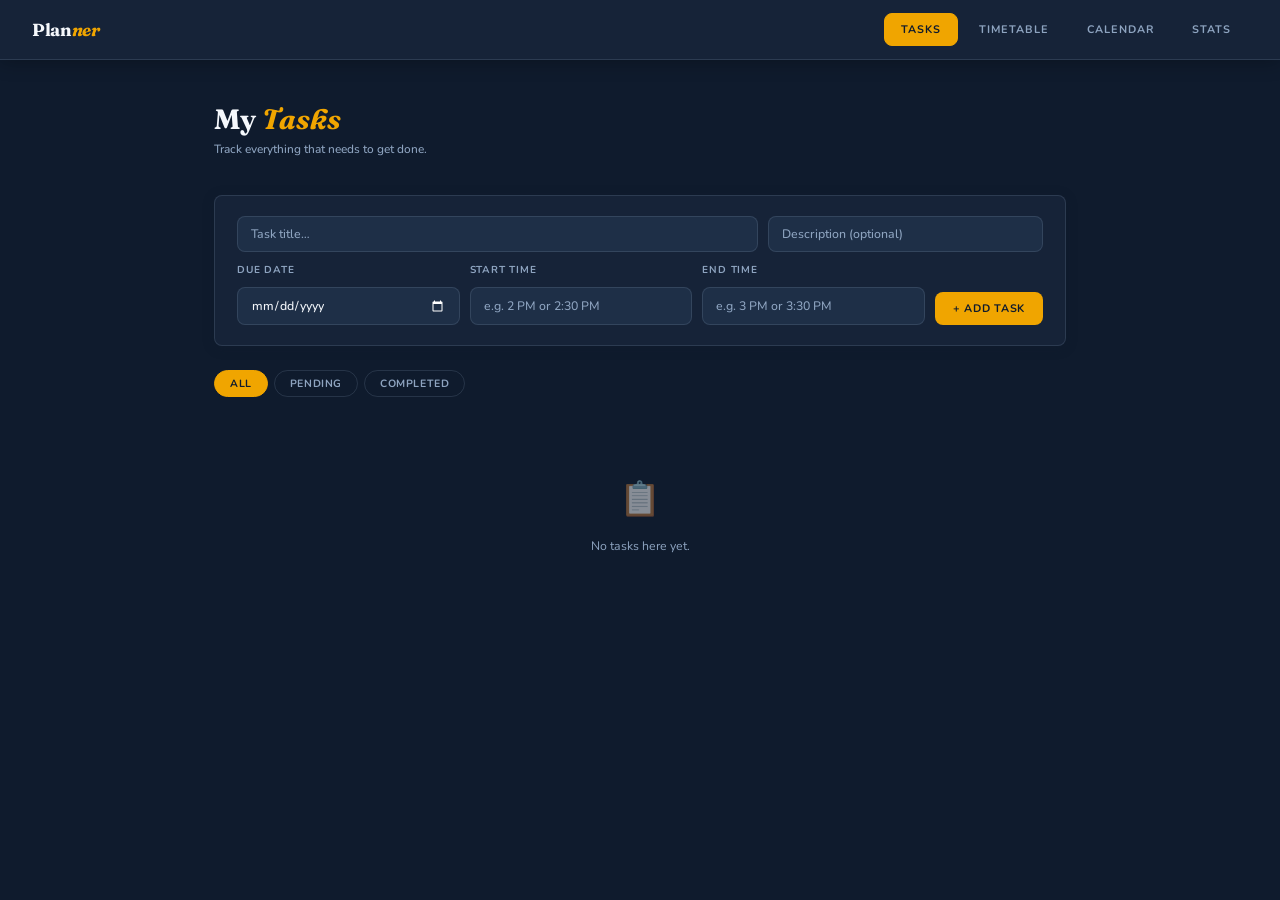
<file: index.html>
<!DOCTYPE html>
<html lang="en">

<head>
    <meta charset="UTF-8">
    <meta name="viewport" content="width=device-width, initial-scale=1.0">
    <title>Planner — Tasks</title>
    <link rel="stylesheet" href="static/style.css">
</head>

<body>

    <nav>
        <a class="nav-brand" href="/">Plan<em>ner</em></a>
        <div class="nav-links">
            <a class="nav-link active" href="index.html">Tasks</a>
            <a class="nav-link" href="timetable.html">Timetable</a>
            <a class="nav-link" href="calendar.html">Calendar</a>
            <a class="nav-link" href="stats.html">Stats</a>
        </div>
    </nav>

    <div class="page">

        <div class="page-header">
            <h1 class="page-title">My <em>Tasks</em></h1>
            <p class="page-sub">Track everything that needs to get done.</p>
        </div>

        <form class="add-form" id="add-form">

            <div class="form-row">
                <input id="f-title" class="form-input" type="text" placeholder="Task title…" required maxlength="120"
                    style="flex:2">
                <input id="f-desc" class="form-input" type="text" placeholder="Description (optional)">
            </div>

            <div class="form-row">

                <div style="display:flex;flex-direction:column;gap:4px;flex:1;min-width:140px">
                    <label class="form-label">Due Date</label>
                    <input id="f-due" class="form-input" type="date">
                </div>

                <div style="display:flex;flex-direction:column;gap:4px;flex:1;min-width:140px">
                    <label class="form-label">Start Time</label>
                    <input id="f-start" class="form-input" type="text" placeholder="e.g. 2 PM or 2:30 PM">
                </div>

                <div style="display:flex;flex-direction:column;gap:4px;flex:1;min-width:140px">
                    <label class="form-label">End Time</label>
                    <input id="f-end" class="form-input" type="text" placeholder="e.g. 3 PM or 3:30 PM">
                </div>

                <div style="display:flex;align-items:flex-end">
                    <button type="submit" class="btn btn-primary">+ Add Task</button>
                </div>

            </div>

        </form>

        <div class="filters">
            <button class="filter-btn active" data-filter="all">All</button>
            <button class="filter-btn" data-filter="pending">Pending</button>
            <button class="filter-btn" data-filter="completed">Completed</button>
        </div>

        <div id="task-list"></div>

    </div>

    <div id="toast"></div>
    <!-- db.js must load before script.js -->
    <script src="static/db.js"></script>
    <script src="static/script.js"></script>

</body>

</html>
</file>
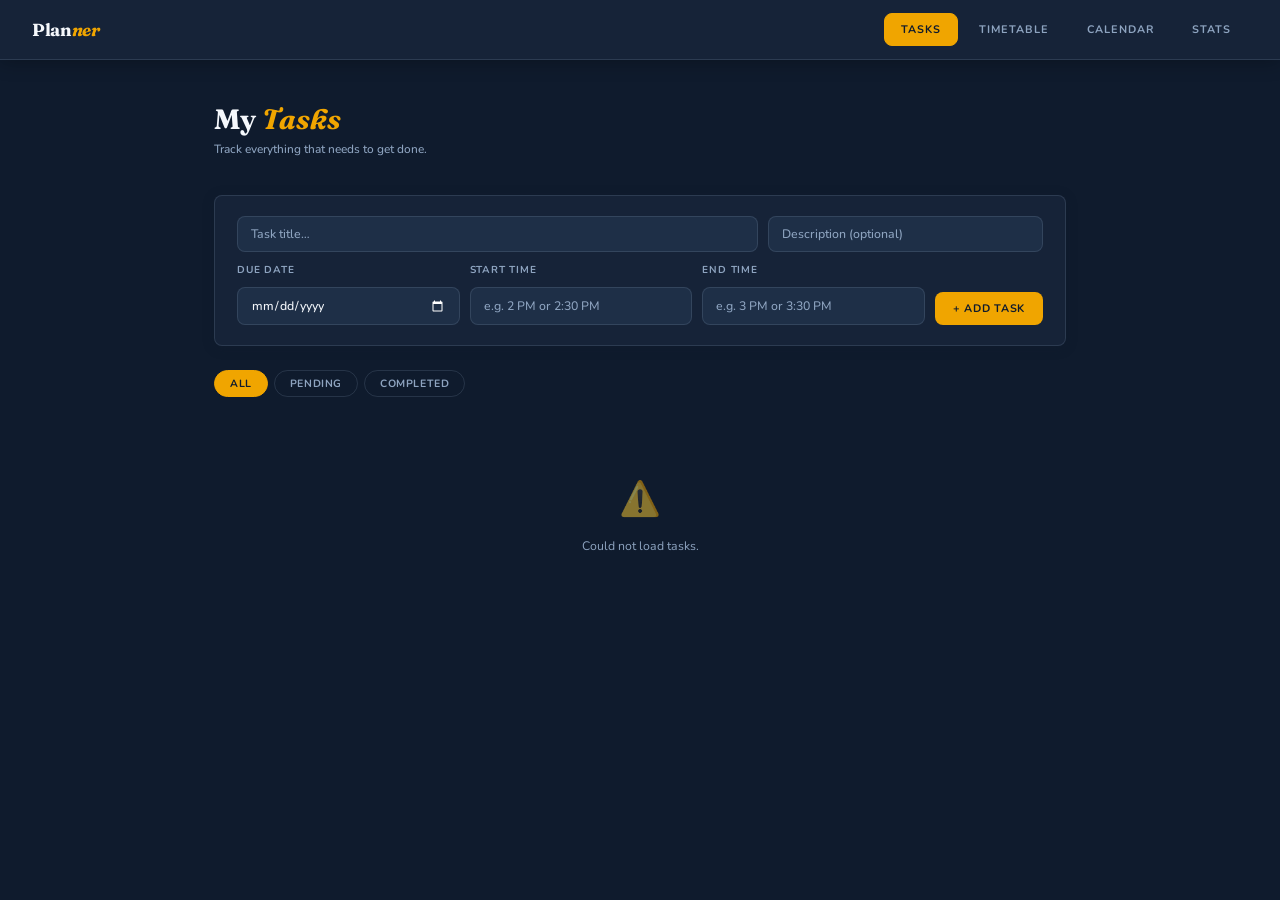
<file: templates/index.html>
<!DOCTYPE html>
<html lang="en">

<head>
    <meta charset="UTF-8">
    <meta name="viewport" content="width=device-width, initial-scale=1.0">
    <title>Planner — Tasks</title>
    <link rel="stylesheet" href="/static/style.css">
</head>

<body>

    <nav>
        <a class="nav-brand" href="/">Plan<em>ner</em></a>

        <div class="nav-links">
            <a class="nav-link active" href="/">Tasks</a>
            <a class="nav-link" href="/timetable">Timetable</a>
            <a class="nav-link" href="/calendar">Calendar</a>
            <a class="nav-link" href="/stats">Stats</a>
        </div>
    </nav>


    <div class="page">

        <div class="page-header">
            <h1 class="page-title">My <em>Tasks</em></h1>
            <p class="page-sub">Track everything that needs to get done.</p>
        </div>


        <form class="add-form" id="add-form">

            <div class="form-row">

                <input id="f-title" class="form-input" type="text" placeholder="Task title…" required maxlength="120"
                    style="flex:2">

                <input id="f-desc" class="form-input" type="text" placeholder="Description (optional)">

            </div>


            <div class="form-row">

                <!-- DUE DATE -->
                <div style="display:flex;flex-direction:column;gap:4px;flex:1;min-width:140px">
                    <label class="form-label">Due Date</label>
                    <input id="f-due" class="form-input" type="date">
                </div>


                <!-- START TIME -->
                <div style="display:flex;flex-direction:column;gap:4px;flex:1;min-width:140px">

                    <label class="form-label">Start Time</label>

                    <input id="f-start" class="form-input" type="text" placeholder="e.g. 2 PM or 2:30 PM">

                </div>


                <!-- END TIME -->
                <div style="display:flex;flex-direction:column;gap:4px;flex:1;min-width:140px">

                    <label class="form-label">End Time</label>

                    <input id="f-end" class="form-input" type="text" placeholder="e.g. 3 PM or 3:30 PM">

                </div>


                <div style="display:flex;align-items:flex-end">

                    <button type="submit" class="btn btn-primary">
                        + Add Task
                    </button>

                </div>

            </div>

        </form>



        <div class="filters">

            <button class="filter-btn active" data-filter="all">
                All
            </button>

            <button class="filter-btn" data-filter="pending">
                Pending
            </button>

            <button class="filter-btn" data-filter="completed">
                Completed
            </button>

        </div>


        <div id="task-list"></div>

    </div>


    <div id="toast"></div>

    <script src="/static/script.js"></script>

</body>

</html>
</file>
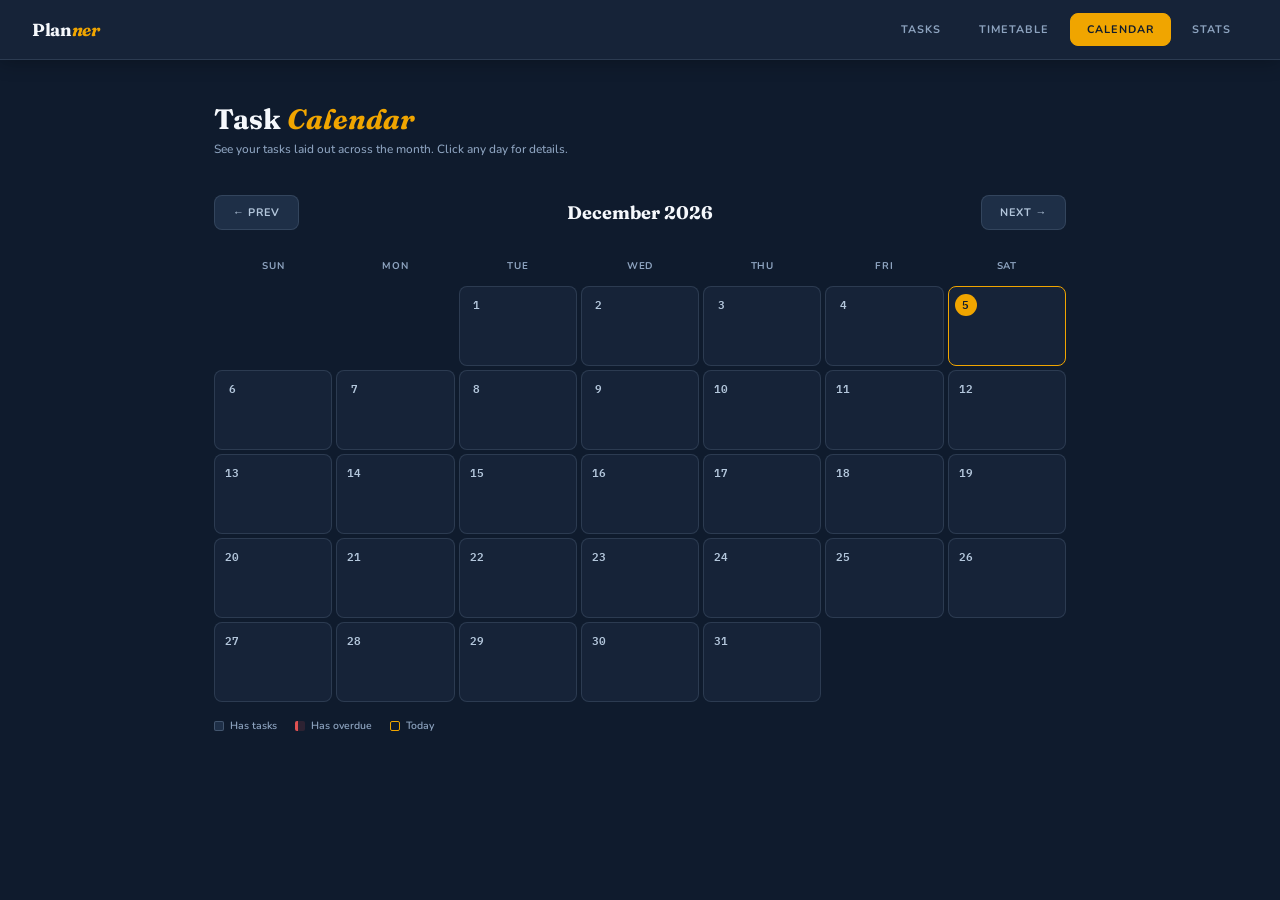
<file: calendar.html>
<!DOCTYPE html>
<html lang="en">

<head>
    <meta charset="UTF-8">
    <meta name="viewport" content="width=device-width, initial-scale=1.0">
    <title>Planner — Calendar</title>
    <link rel="stylesheet" href="static/style.css">
</head>

<body>

    <nav>
        <a class="nav-brand" href="/">Plan<em>ner</em></a>
        <div class="nav-links">
            <a class="nav-link" href="index.html">Tasks</a>
            <a class="nav-link" href="timetable.html">Timetable</a>
            <a class="nav-link active" href="calendar.html">Calendar</a>
            <a class="nav-link" href="stats.html">Stats</a>
        </div>
    </nav>

    <div class="page">

        <div class="page-header">
            <h1 class="page-title">Task <em>Calendar</em></h1>
            <p class="page-sub">See your tasks laid out across the month. Click any day for details.</p>
        </div>

        <!-- Month navigation -->
        <div class="cal-nav">
            <button class="btn btn-ghost" id="cal-prev">← Prev</button>
            <h2 class="cal-month-title" id="cal-month-title"></h2>
            <button class="btn btn-ghost" id="cal-next">Next →</button>
        </div>

        <!-- Calendar -->
        <div id="cal-day-header" class="cal-header"></div>
        <div id="cal-grid" class="cal-grid"></div>

        <!-- Day detail panel -->
        <div class="day-panel" id="day-panel">
            <div class="day-panel-title"></div>
            <div class="day-task-list"></div>
        </div>

        <!-- Legend -->
        <div class="cal-legend">
            <div class="legend-item">
                <div class="legend-dot" style="background:var(--navy3);border:1px solid var(--border2)"></div>
                Has tasks
            </div>
            <div class="legend-item">
                <div class="legend-dot" style="background:rgba(224,82,82,0.15);border-left:3px solid var(--red)"></div>
                Has overdue
            </div>
            <div class="legend-item">
                <div class="legend-dot" style="background:transparent;border:1px solid var(--amber)"></div>
                Today
            </div>
        </div>

    </div>

    <!-- db.js must load before calendar.js -->
    <script src="static/db.js"></script>
    <script src="static/calendar.js"></script>

</body>

</html>
</file>
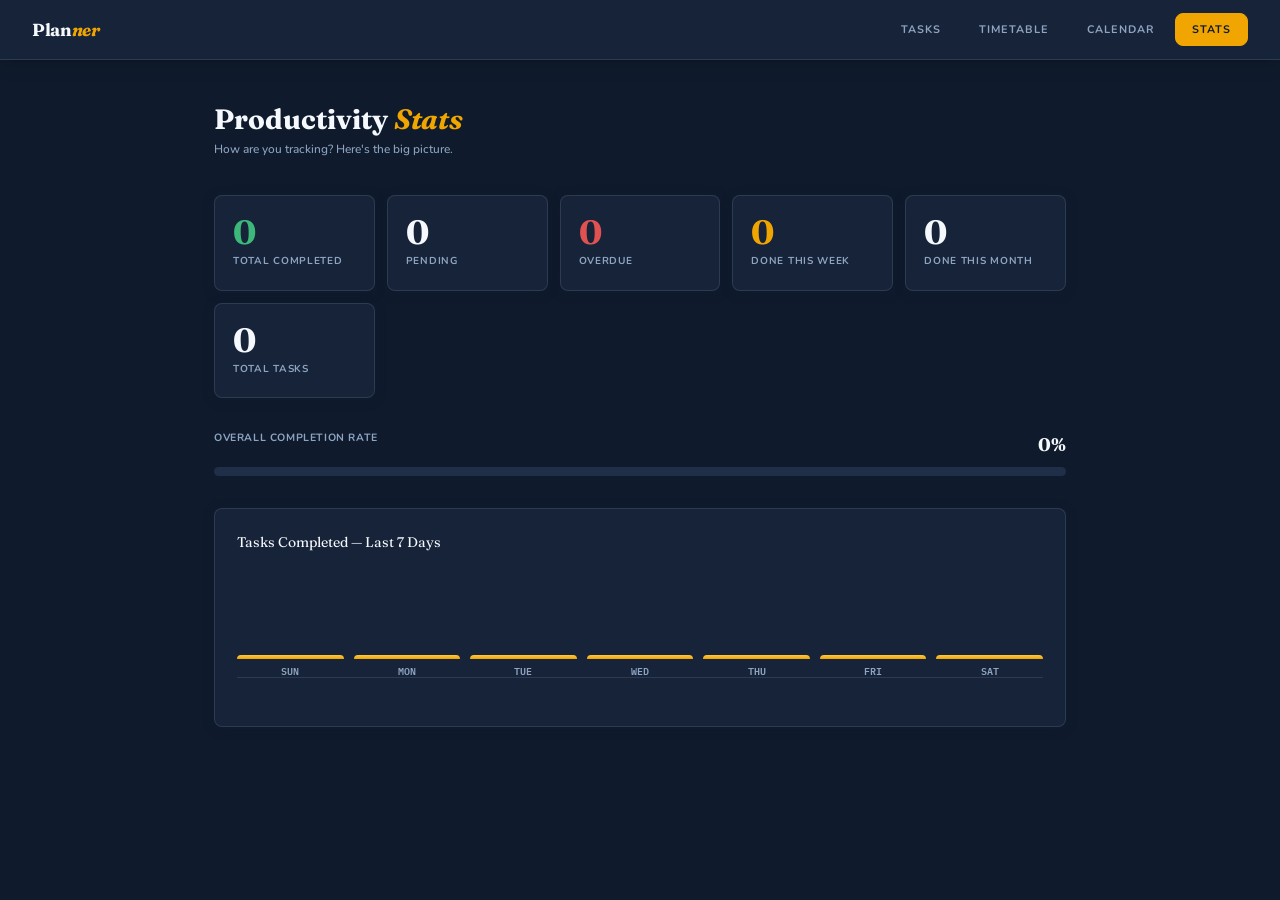
<file: stats.html>
<!DOCTYPE html>
<html lang="en">

<head>
    <meta charset="UTF-8">
    <meta name="viewport" content="width=device-width, initial-scale=1.0">
    <title>Planner — Stats</title>
    <link rel="stylesheet" href="static/style.css">
</head>

<body>

    <nav>
        <a class="nav-brand" href="/">Plan<em>ner</em></a>
        <div class="nav-links">
            <a class="nav-link" href="index.html">Tasks</a>
            <a class="nav-link" href="timetable.html">Timetable</a>
            <a class="nav-link" href="calendar.html">Calendar</a>
            <a class="nav-link active" href="stats.html">Stats</a>
        </div>
    </nav>

    <div class="page">

        <div class="page-header">
            <h1 class="page-title">Productivity <em>Stats</em></h1>
            <p class="page-sub">How are you tracking? Here's the big picture.</p>
        </div>

        <!-- Stat cards -->
        <div class="stats-grid" id="stats-grid"></div>

        <!-- Completion rate bar -->
        <div class="progress-wrap">
            <div class="progress-head">
                <span>Overall Completion Rate</span>
                <strong id="rate-val">0%</strong>
            </div>
            <div class="progress-track">
                <div class="progress-fill" id="rate-fill" style="width:0%"></div>
            </div>
        </div>

        <!-- 7-day bar chart -->
        <div class="chart-section">
            <div class="chart-title">Tasks Completed — Last 7 Days</div>
            <div class="bar-chart" id="bar-chart"></div>
        </div>

    </div>

    <!-- db.js must load before the inline stats script -->
    <script src="static/db.js"></script>
    <script>
        "use strict";

        /* ── Date helpers ────────────────────────────────────── */

        function toLocalISO(date) {
            const y = date.getFullYear();
            const m = String(date.getMonth() + 1).padStart(2, "0");
            const d = String(date.getDate()).padStart(2, "0");
            return `${y}-${m}-${d}`;
        }

        /** Return YYYY-WW  (ISO week number within the local year) */
        function isoWeek(dateStr) {
            const d = new Date(dateStr + "T00:00:00");
            // Thursday in current week decides the year
            d.setDate(d.getDate() + 4 - (d.getDay() || 7));
            const yearStart = new Date(d.getFullYear(), 0, 1);
            const week = Math.ceil(((d - yearStart) / 86400000 + 1) / 7);
            return `${d.getFullYear()}-${String(week).padStart(2, "0")}`;
        }

        function todayISO() { return toLocalISO(new Date()); }
        function monthISO() { return todayISO().slice(0, 7); }   // YYYY-MM
        function weekISO() { return isoWeek(todayISO()); }

        /* ── Calculate stats from task array ─────────────────── */

        function calcStats(tasks) {
            const today = todayISO();
            const week = weekISO();
            const month = monthISO();

            const total = tasks.length;
            const completed = tasks.filter((t) => t.completed).length;
            const pending = total - completed;

            const overdue = tasks.filter(
                (t) => !t.completed && t.due_date && t.due_date < today
            ).length;

            const week_done = tasks.filter(
                (t) => t.completed && t.due_date && isoWeek(t.due_date) === week
            ).length;

            const month_done = tasks.filter(
                (t) => t.completed && t.due_date && t.due_date.slice(0, 7) === month
            ).length;

            const rate = total ? Math.round((completed / total) * 100) : 0;

            /* 7-day daily completion counts */
            const dailyMap = {};
            for (let i = 6; i >= 0; i--) {
                const d = new Date();
                d.setDate(d.getDate() - i);
                dailyMap[toLocalISO(d)] = 0;
            }
            tasks.forEach((t) => {
                if (t.completed && t.due_date && dailyMap.hasOwnProperty(t.due_date)) {
                    dailyMap[t.due_date]++;
                }
            });

            const daily = Object.entries(dailyMap).map(([day, count]) => ({ day, count }));

            return { total, completed, pending, overdue, week_done, month_done, rate, daily };
        }

        /* ── Render ──────────────────────────────────────────── */

        function renderStats(s) {
            /* Stat cards */
            document.getElementById("stats-grid").innerHTML = `
        <div class="stat-card green">
          <div class="stat-val">${s.completed}</div>
          <div class="stat-label">Total Completed</div>
        </div>
        <div class="stat-card">
          <div class="stat-val">${s.pending}</div>
          <div class="stat-label">Pending</div>
        </div>
        <div class="stat-card red">
          <div class="stat-val">${s.overdue}</div>
          <div class="stat-label">Overdue</div>
        </div>
        <div class="stat-card amber">
          <div class="stat-val">${s.week_done}</div>
          <div class="stat-label">Done This Week</div>
        </div>
        <div class="stat-card">
          <div class="stat-val">${s.month_done}</div>
          <div class="stat-label">Done This Month</div>
        </div>
        <div class="stat-card">
          <div class="stat-val">${s.total}</div>
          <div class="stat-label">Total Tasks</div>
        </div>`;

            /* Completion rate bar — animate after paint */
            document.getElementById("rate-val").textContent = s.rate + "%";
            requestAnimationFrame(() =>
                requestAnimationFrame(() => {
                    document.getElementById("rate-fill").style.width = s.rate + "%";
                })
            );

            /* 7-day bar chart */
            const chart = document.getElementById("bar-chart");
            const max = Math.max(...s.daily.map((d) => d.count), 1);
            chart.innerHTML = "";

            s.daily.forEach((d) => {
                const date = new Date(d.day + "T00:00:00");
                const label = date.toLocaleDateString("en-US", { weekday: "short" });
                const h = Math.max(4, (d.count / max) * 110);
                const col = document.createElement("div");
                col.className = "bar-col";
                col.innerHTML = `
          <div class="bar" data-v="${d.count}" style="height:${h}px"></div>
          <div class="bar-label">${label}</div>`;
                chart.appendChild(col);
            });
        }

        /* ── Load from IndexedDB ─────────────────────────────── */

        async function loadStats() {
            try {
                const tasks = await getTasks();
                renderStats(calcStats(tasks));
            } catch (err) {
                console.error("Stats: failed to load tasks:", err);
                document.getElementById("stats-grid").innerHTML =
                    `<p style="color:var(--red);grid-column:1/-1">Could not load statistics.</p>`;
            }
        }

        loadStats();
    </script>

</body>

</html>
</file>
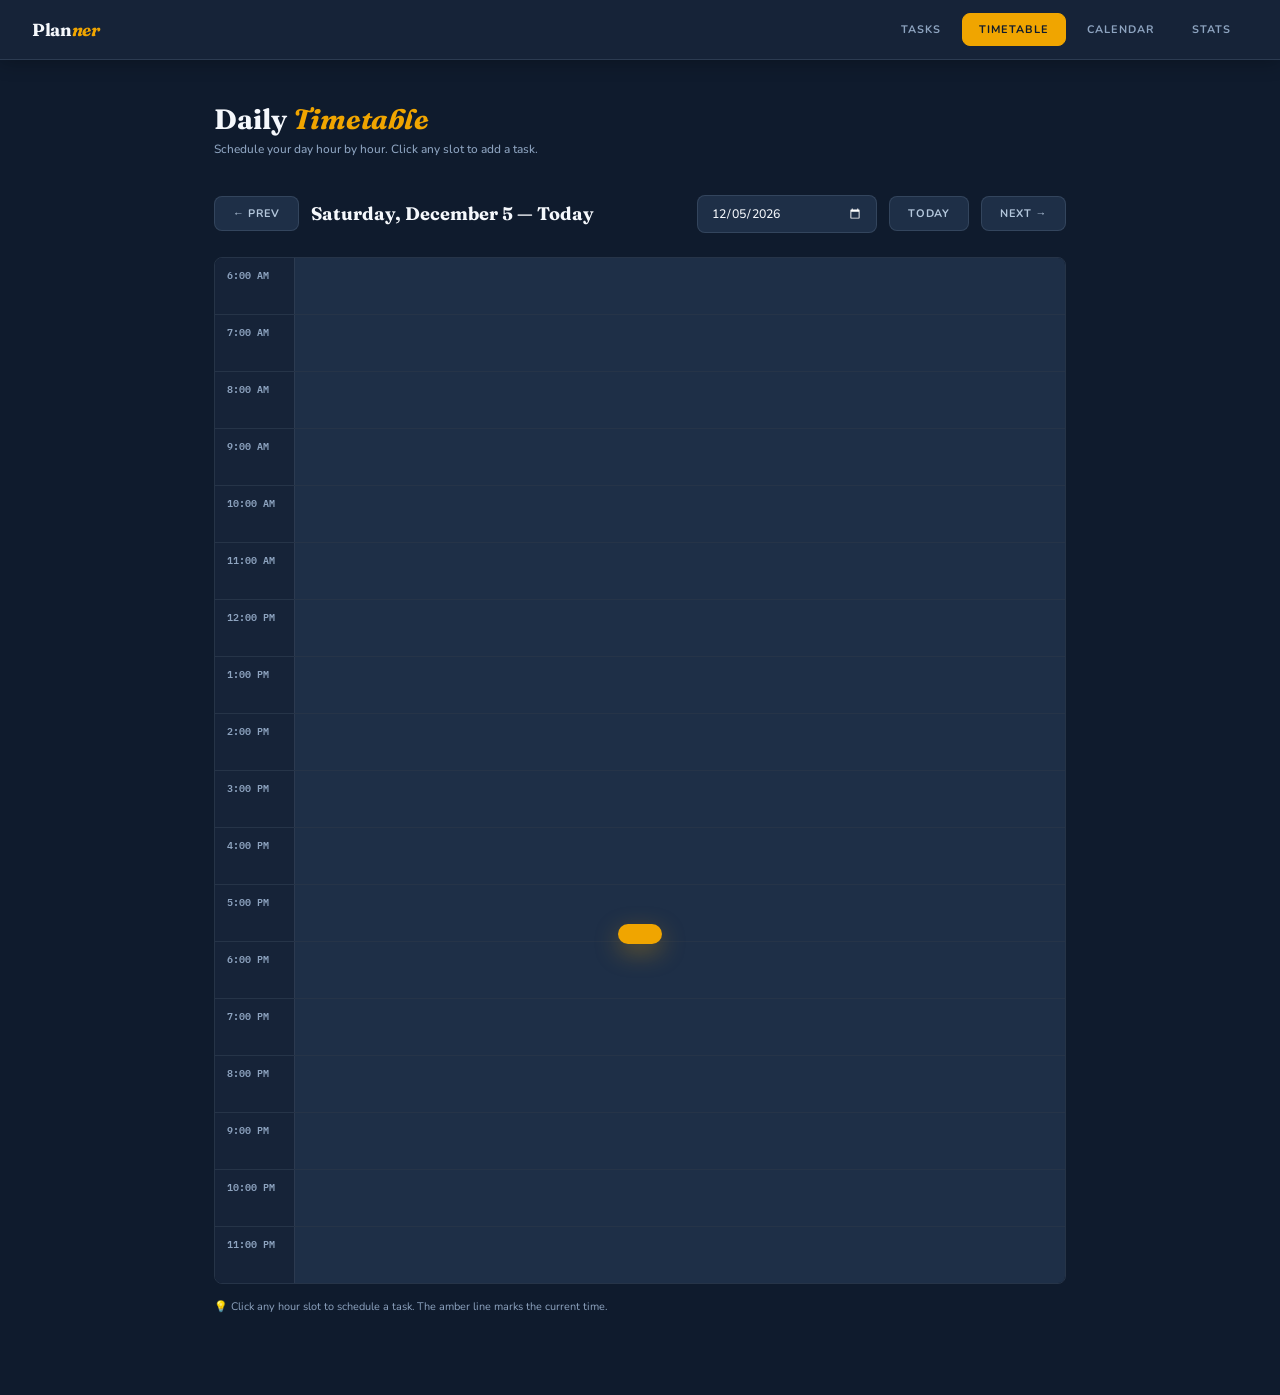
<file: timetable.html>
<!DOCTYPE html>
<html lang="en">

<head>
    <meta charset="UTF-8">
    <meta name="viewport" content="width=device-width, initial-scale=1.0">
    <title>Planner — Timetable</title>
    <link rel="stylesheet" href="static/style.css">
</head>

<body>

    <nav>
        <a class="nav-brand" href="/">Plan<em>ner</em></a>
        <div class="nav-links">
            <a class="nav-link" href="index.html">Tasks</a>
            <a class="nav-link active" href="timetable.html">Timetable</a>
            <a class="nav-link" href="calendar.html">Calendar</a>
            <a class="nav-link" href="stats.html">Stats</a>
        </div>
    </nav>

    <div class="page">

        <div class="page-header">
            <h1 class="page-title">Daily <em>Timetable</em></h1>
            <p class="page-sub">Schedule your day hour by hour. Click any slot to add a task.</p>
        </div>

        <!-- Date navigation -->
        <div class="tt-date-nav">
            <button class="btn btn-ghost" id="tt-prev">← Prev</button>
            <h2 class="tt-date-label" id="tt-date-label"></h2>
            <input type="date" id="tt-date-inp" class="form-input" style="width:auto;max-width:180px">
            <button class="btn btn-ghost" id="tt-today">Today</button>
            <button class="btn btn-ghost" id="tt-next">Next →</button>
        </div>

        <!-- Timetable grid -->
        <div style="position:relative">
            <div class="tt-grid" id="tt-grid"></div>
            <div class="tt-now-line" id="now-line" style="display:none"></div>
        </div>

        <p style="margin-top:14px;font-size:0.78rem;color:var(--slate)">
            💡 Click any hour slot to schedule a task. The amber line marks the current time.
        </p>

    </div>

    <!-- Add Task Modal -->
    <div class="modal-overlay" id="modal-overlay">
        <div class="modal">
            <div class="modal-title">Schedule a Task</div>
            <form id="modal-form">

                <div style="margin-bottom:12px">
                    <label class="form-label">Title *</label>
                    <input id="m-title" class="form-input" type="text" placeholder="What are you working on?" required
                        maxlength="120">
                </div>

                <div style="margin-bottom:12px">
                    <label class="form-label">Description</label>
                    <input id="m-desc" class="form-input" type="text" placeholder="Optional details…">
                </div>

                <div style="display:flex;gap:10px;margin-bottom:12px;flex-wrap:wrap">
                    <div style="flex:1;min-width:120px">
                        <label class="form-label">Date</label>
                        <input id="m-date" class="form-input" type="date">
                    </div>
                    <div style="flex:1;min-width:110px">
                        <label class="form-label">Start Time</label>
                        <input id="m-start" class="form-input" type="time">
                    </div>
                    <div style="flex:1;min-width:110px">
                        <label class="form-label">End Time</label>
                        <input id="m-end" class="form-input" type="time">
                    </div>
                </div>

                <div class="modal-actions">
                    <button type="button" class="btn btn-ghost" id="modal-cancel">Cancel</button>
                    <button type="submit" class="btn btn-primary">Schedule</button>
                </div>

            </form>
        </div>
    </div>

    <div id="toast"></div>
    <!-- db.js must load before timetable.js -->
    <script src="static/db.js"></script>
    <script src="static/timetable.js"></script>

</body>

</html>
</file>
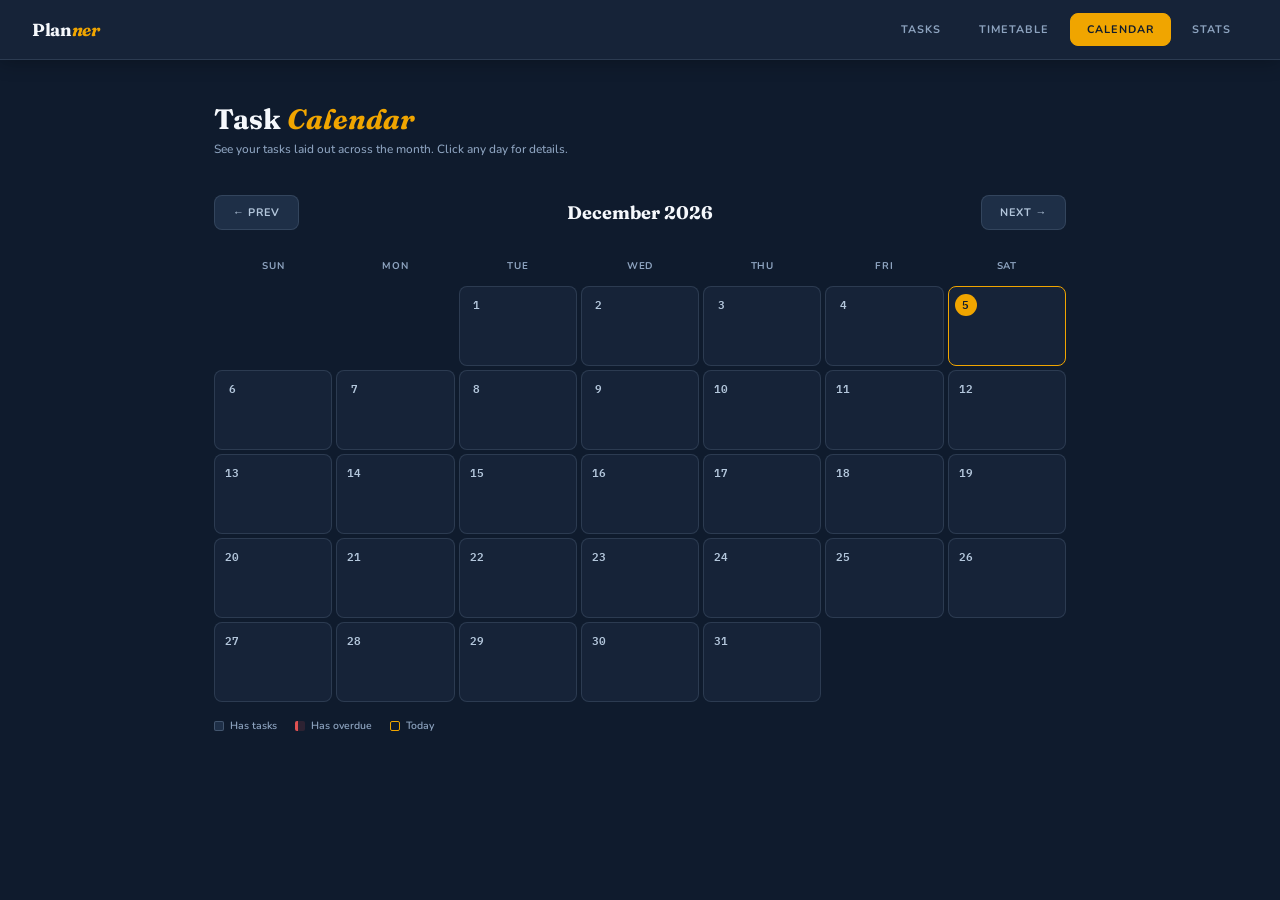
<file: templates/calendar.html>
<!DOCTYPE html>
<html lang="en">

<head>
    <meta charset="UTF-8">
    <meta name="viewport" content="width=device-width, initial-scale=1.0">
    <title>Planner — Calendar</title>
    <link rel="stylesheet" href="/static/style.css">
</head>

<body>

    <nav>
        <a class="nav-brand" href="/">Plan<em>ner</em></a>
        <div class="nav-links">
            <a class="nav-link" href="/">Tasks</a>
            <a class="nav-link" href="/timetable">Timetable</a>
            <a class="nav-link active" href="/calendar">Calendar</a>
            <a class="nav-link" href="/stats">Stats</a>
        </div>
    </nav>

    <div class="page">
        <div class="page-header">
            <h1 class="page-title">Task <em>Calendar</em></h1>
            <p class="page-sub">See your tasks laid out across the month. Click any day for details.</p>
        </div>

        <!-- Month navigation -->
        <div class="cal-nav">
            <button class="btn btn-ghost" id="cal-prev">← Prev</button>
            <h2 class="cal-month-title" id="cal-month-title"></h2>
            <button class="btn btn-ghost" id="cal-next">Next →</button>
        </div>

        <!-- Calendar -->
        <div id="cal-day-header" class="cal-header"></div>
        <div id="cal-grid" class="cal-grid"></div>

        <!-- Day detail panel -->
        <div class="day-panel" id="day-panel">
            <div class="day-panel-title"></div>
            <div class="day-task-list"></div>
        </div>

        <!-- Legend -->
        <div class="cal-legend">
            <div class="legend-item">
                <div class="legend-dot" style="background:var(--navy3);border:1px solid var(--border2)"></div>
                Has tasks
            </div>
            <div class="legend-item">
                <div class="legend-dot" style="background:rgba(224,82,82,0.15);border-left:3px solid var(--red)"></div>
                Has overdue
            </div>
            <div class="legend-item">
                <div class="legend-dot" style="background:transparent;border:1px solid var(--amber)"></div>
                Today
            </div>
        </div>
    </div>

    <script src="/static/calendar.js"></script>
</body>

</html>
</file>
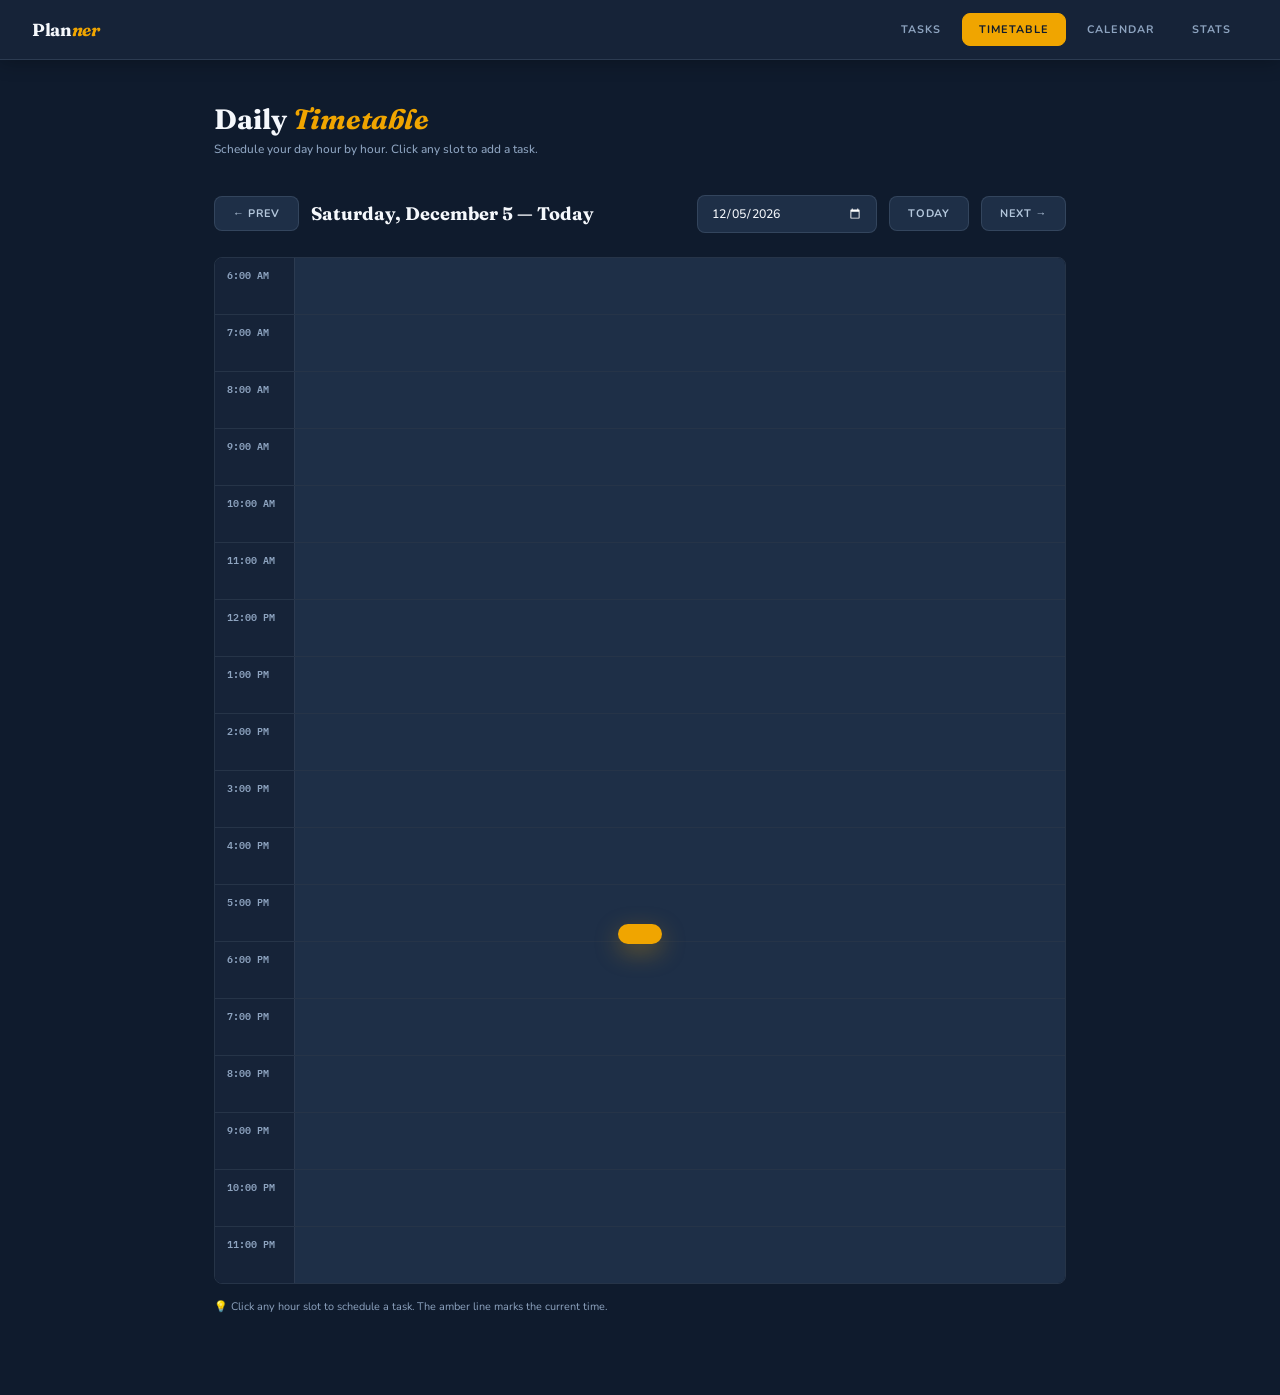
<file: templates/timetable.html>
<!DOCTYPE html>
<html lang="en">

<head>
    <meta charset="UTF-8">
    <meta name="viewport" content="width=device-width, initial-scale=1.0">
    <title>Planner — Timetable</title>
    <link rel="stylesheet" href="/static/style.css">
</head>

<body>

    <nav>
        <a class="nav-brand" href="/">Plan<em>ner</em></a>
        <div class="nav-links">
            <a class="nav-link" href="/">Tasks</a>
            <a class="nav-link active" href="/timetable">Timetable</a>
            <a class="nav-link" href="/calendar">Calendar</a>
            <a class="nav-link" href="/stats">Stats</a>
        </div>
    </nav>

    <div class="page">
        <div class="page-header">
            <h1 class="page-title">Daily <em>Timetable</em></h1>
            <p class="page-sub">Schedule your day hour by hour. Click any slot to add a task.</p>
        </div>

        <!-- Date navigation -->
        <div class="tt-date-nav">
            <button class="btn btn-ghost" id="tt-prev">← Prev</button>
            <h2 class="tt-date-label" id="tt-date-label"></h2>
            <input type="date" id="tt-date-inp" class="form-input" style="width:auto;max-width:180px">
            <button class="btn btn-ghost" id="tt-today">Today</button>
            <button class="btn btn-ghost" id="tt-next">Next →</button>
        </div>

        <!-- Timetable grid -->
        <div style="position:relative">
            <div class="tt-grid" id="tt-grid"></div>
            <div class="tt-now-line" id="now-line" style="display:none"></div>
        </div>

        <p style="margin-top:14px;font-size:0.78rem;color:var(--slate)">
            💡 Click any hour slot to schedule a task. The amber line marks the current time.
        </p>
    </div>

    <!-- Add Task Modal -->
    <div class="modal-overlay" id="modal-overlay">
        <div class="modal">
            <div class="modal-title">Schedule a Task</div>
            <form id="modal-form">
                <div style="margin-bottom:12px">
                    <label class="form-label">Title *</label>
                    <input id="m-title" class="form-input" type="text" placeholder="What are you working on?" required
                        maxlength="120">
                </div>
                <div style="margin-bottom:12px">
                    <label class="form-label">Description</label>
                    <input id="m-desc" class="form-input" type="text" placeholder="Optional details…">
                </div>
                <div style="display:flex;gap:10px;margin-bottom:12px;flex-wrap:wrap">
                    <div style="flex:1;min-width:120px">
                        <label class="form-label">Date</label>
                        <input id="m-date" class="form-input" type="date">
                    </div>
                    <div style="flex:1;min-width:110px">
                        <label class="form-label">Start Time</label>
                        <input id="m-start" class="form-input" type="time">
                    </div>
                    <div style="flex:1;min-width:110px">
                        <label class="form-label">End Time</label>
                        <input id="m-end" class="form-input" type="time">
                    </div>
                </div>
                <div class="modal-actions">
                    <button type="button" class="btn btn-ghost" id="modal-cancel">Cancel</button>
                    <button type="submit" class="btn btn-primary">Schedule</button>
                </div>
            </form>
        </div>
    </div>

    <div id="toast"></div>
    <script src="/static/timetable.js"></script>
</body>

</html>
</file>
<file: static/style.css>
@import url('https://fonts.googleapis.com/css2?family=Fraunces:ital,opsz,wght@0,9..144,300;0,9..144,600;0,9..144,700;1,9..144,300&family=IBM+Plex+Mono:wght@400;600&family=Nunito:wght@400;500;600;700&display=swap');

*, *::before, *::after { box-sizing: border-box; margin: 0; padding: 0; }

:root {
  --navy:    #0f1b2d;
  --navy2:   #162338;
  --navy3:   #1e2f47;
  --navy4:   #253957;
  --amber:   #f0a500;
  --amber2:  #ffc840;
  --amber-bg:#fff8e6;
  --slate:   #8ea4c0;
  --slate2:  #b4c7dc;
  --white:   #f5f8fc;
  --red:     #e05252;
  --green:   #3db87a;
  --border:  rgba(142,164,192,0.18);
  --border2: rgba(142,164,192,0.32);
  --shadow:  0 2px 12px rgba(15,27,45,0.25);
  --shadow2: 0 8px 32px rgba(15,27,45,0.35);
  --radius:  8px;
  --nav-h:   60px;
}

html { font-size: 14px; scroll-behavior: smooth; }

body {
  font-family: 'Nunito', sans-serif;
  background: var(--navy);
  color: var(--white);
  min-height: 100vh;
  line-height: 1.6;
}

/* ════════════════════════════════
   NAV
════════════════════════════════ */
nav {
  position: sticky; top: 0; z-index: 200;
  height: var(--nav-h);
  background: var(--navy2);
  border-bottom: 1px solid var(--border);
  display: flex; align-items: center;
  padding: 0 32px; gap: 0;
  box-shadow: 0 1px 20px rgba(0,0,0,0.3);
}

.nav-brand {
  font-family: 'Fraunces', serif;
  font-size: 1.25rem; font-weight: 700;
  color: var(--white);
  text-decoration: none;
  margin-right: auto;
  letter-spacing: -0.02em;
}

.nav-brand em { color: var(--amber); font-style: italic; }

.nav-links { display: flex; gap: 4px; }

.nav-link {
  text-decoration: none;
  color: var(--slate);
  font-size: 0.78rem; font-weight: 700;
  text-transform: uppercase; letter-spacing: 1px;
  padding: 7px 16px;
  border-radius: var(--radius);
  transition: all 0.18s;
  border: 1px solid transparent;
}

.nav-link:hover { color: var(--white); background: var(--navy3); }

.nav-link.active {
  color: var(--navy);
  background: var(--amber);
  border-color: var(--amber);
}

/* ════════════════════════════════
   LAYOUT
════════════════════════════════ */
.page {
  max-width: 900px; margin: 0 auto;
  padding: 44px 24px 80px;
}

.page-header { margin-bottom: 36px; }

.page-title {
  font-family: 'Fraunces', serif;
  font-size: 2rem; font-weight: 700;
  line-height: 1.1; color: var(--white);
  margin-bottom: 5px;
}

.page-title em { color: var(--amber); font-style: italic; }

.page-sub {
  color: var(--slate);
  font-size: 0.85rem; font-weight: 500;
}

/* ════════════════════════════════
   CARD BASE
════════════════════════════════ */
.card {
  background: var(--navy2);
  border: 1px solid var(--border);
  border-radius: var(--radius);
  padding: 20px 22px;
  box-shadow: var(--shadow);
}

/* ════════════════════════════════
   ADD TASK FORM
════════════════════════════════ */
.add-form {
  background: var(--navy2);
  border: 1px solid var(--border);
  border-radius: var(--radius);
  padding: 20px 22px;
  margin-bottom: 24px;
  box-shadow: var(--shadow);
}

.form-row {
  display: flex; gap: 10px; flex-wrap: wrap;
  margin-bottom: 10px;
}

.form-row:last-child { margin-bottom: 0; }

.form-input {
  flex: 1; min-width: 140px;
  background: var(--navy3);
  border: 1px solid var(--border);
  border-radius: var(--radius);
  padding: 9px 13px;
  font-family: 'Nunito', sans-serif;
  font-size: 0.88rem; font-weight: 500;
  color: var(--white);
  outline: none;
  transition: border-color 0.2s, box-shadow 0.2s;
}

.form-input::placeholder { color: var(--slate); }

.form-input:focus {
  border-color: var(--amber);
  box-shadow: 0 0 0 3px rgba(240,165,0,0.15);
}

.form-input[type="date"],
.form-input[type="time"] {
  cursor: pointer;
  color-scheme: dark;
}

.form-label {
  display: block;
  font-size: 0.72rem; font-weight: 700;
  text-transform: uppercase; letter-spacing: 0.8px;
  color: var(--slate);
  margin-bottom: 5px;
}

/* Buttons */
.btn {
  display: inline-flex; align-items: center; gap: 6px;
  padding: 9px 18px;
  border: none; border-radius: var(--radius);
  font-family: 'Nunito', sans-serif;
  font-size: 0.78rem; font-weight: 700;
  text-transform: uppercase; letter-spacing: 0.7px;
  cursor: pointer; transition: all 0.18s;
  white-space: nowrap;
}

.btn-primary {
  background: var(--amber); color: var(--navy);
}
.btn-primary:hover {
  background: var(--amber2);
  transform: translateY(-1px);
  box-shadow: 0 4px 14px rgba(240,165,0,0.35);
}

.btn-ghost {
  background: var(--navy3); color: var(--slate2);
  border: 1px solid var(--border);
}
.btn-ghost:hover { background: var(--navy4); color: var(--white); }

.btn-danger {
  background: transparent; color: var(--red);
  border: 1px solid rgba(224,82,82,0.25);
}
.btn-danger:hover { background: rgba(224,82,82,0.12); }

.btn-sm { padding: 5px 11px; font-size: 0.72rem; }

/* ════════════════════════════════
   FILTERS
════════════════════════════════ */
.filters {
  display: flex; gap: 6px; margin-bottom: 20px; flex-wrap: wrap;
}

.filter-btn {
  padding: 5px 15px;
  border: 1px solid var(--border);
  border-radius: 20px;
  background: transparent; color: var(--slate);
  font-family: 'Nunito', sans-serif;
  font-size: 0.75rem; font-weight: 700;
  text-transform: uppercase; letter-spacing: 0.6px;
  cursor: pointer; transition: all 0.18s;
}

.filter-btn:hover { border-color: var(--slate2); color: var(--white); }
.filter-btn.active {
  background: var(--amber); color: var(--navy);
  border-color: var(--amber);
}

/* ════════════════════════════════
   TASK CARDS
════════════════════════════════ */
#task-list { display: flex; flex-direction: column; gap: 7px; }

.task-card {
  background: var(--navy2);
  border: 1px solid var(--border);
  border-radius: var(--radius);
  padding: 13px 16px;
  display: flex; align-items: flex-start; gap: 13px;
  box-shadow: 0 1px 6px rgba(0,0,0,0.2);
  transition: all 0.2s;
  animation: fadeUp 0.22s ease;
}

@keyframes fadeUp {
  from { opacity:0; transform:translateY(-6px); }
  to   { opacity:1; transform:translateY(0); }
}

.task-card:hover {
  border-color: var(--border2);
  box-shadow: 0 4px 18px rgba(0,0,0,0.3);
  transform: translateY(-1px);
}

.task-card.done    { opacity: 0.55; }
.task-card.overdue { border-left: 3px solid var(--red); }
.task-card.today-task { border-left: 3px solid var(--amber); }

/* Checkbox */
.task-check {
  width: 17px; height: 17px; flex-shrink: 0; margin-top: 2px;
  border: 2px solid var(--border2); border-radius: 4px;
  cursor: pointer; appearance: none;
  background: transparent;
  transition: all 0.18s; position: relative;
}

.task-check:hover { border-color: var(--green); }

.task-check:checked {
  background: var(--green); border-color: var(--green);
}

.task-check:checked::after {
  content: '✓';
  position: absolute; top: -2px; left: 2px;
  font-size: 11px; font-weight: 700; color: white;
}

.task-body { flex: 1; min-width: 0; }

.task-title {
  font-weight: 700; font-size: 0.92rem;
  color: var(--white); margin-bottom: 2px;
}

.task-card.done .task-title {
  text-decoration: line-through; color: var(--slate);
}

.task-desc { font-size: 0.8rem; color: var(--slate); font-weight: 400; }

.task-meta {
  display: flex; align-items: center; gap: 8px;
  margin-top: 5px; flex-wrap: wrap;
}

.meta-chip {
  font-family: 'IBM Plex Mono', monospace;
  font-size: 0.7rem;
  padding: 2px 8px;
  border-radius: 4px;
  font-weight: 600;
}

.chip-date  { background: rgba(142,164,192,0.12); color: var(--slate2); }
.chip-time  { background: rgba(240,165,0,0.12);   color: var(--amber); }
.chip-overdue { background: rgba(224,82,82,0.15); color: var(--red); }
.chip-today   { background: rgba(240,165,0,0.15); color: var(--amber2); }

.task-actions { display: flex; gap: 5px; flex-shrink: 0; }

/* Inline edit */
.edit-input {
  background: transparent;
  border: none; border-bottom: 1px solid var(--amber);
  color: var(--white);
  font-family: 'Nunito', sans-serif;
  font-size: 0.92rem; font-weight: 700;
  outline: none; width: 100%;
  padding-bottom: 2px;
}

/* Empty */
.empty {
  text-align: center; padding: 56px 20px;
  color: var(--slate);
}

.empty-icon { font-size: 2.4rem; margin-bottom: 10px; opacity: 0.5; }
.empty p    { font-size: 0.88rem; }

/* ════════════════════════════════
   TIMETABLE
════════════════════════════════ */
.tt-date-nav {
  display: flex; align-items: center; gap: 12px;
  margin-bottom: 24px;
}

.tt-date-label {
  font-family: 'Fraunces', serif;
  font-size: 1.3rem; font-weight: 700;
  flex: 1;
}

.tt-grid {
  display: flex; flex-direction: column; gap: 0;
  border: 1px solid var(--border);
  border-radius: var(--radius);
  overflow: hidden;
}

.tt-row {
  display: flex; align-items: stretch;
  border-bottom: 1px solid var(--border);
  min-height: 56px;
  transition: background 0.18s;
  position: relative;
}

.tt-row:last-child { border-bottom: none; }

.tt-row.current-hour {
  background: rgba(240,165,0,0.06);
}

.tt-row.current-hour .tt-hour {
  color: var(--amber);
  border-right-color: var(--amber);
}

.tt-hour {
  width: 80px; flex-shrink: 0;
  font-family: 'IBM Plex Mono', monospace;
  font-size: 0.72rem; font-weight: 600;
  color: var(--slate);
  padding: 8px 12px;
  border-right: 1px solid var(--border);
  display: flex; align-items: flex-start;
  background: var(--navy2);
}

.tt-slot {
  flex: 1; padding: 6px 10px;
  display: flex; flex-wrap: wrap; gap: 5px;
  align-items: center; min-height: 56px;
  background: var(--navy3);
  cursor: pointer; transition: background 0.15s;
  position: relative;
}

.tt-slot:hover { background: var(--navy4); }

.tt-slot.has-tasks { background: var(--navy3); }

/* Add button hint on hover */
.tt-slot::after {
  content: '+ add';
  position: absolute; right: 10px; top: 50%; transform: translateY(-50%);
  font-size: 0.68rem; font-weight: 700;
  color: var(--slate);
  opacity: 0; transition: opacity 0.18s;
  text-transform: uppercase; letter-spacing: 0.5px;
  pointer-events: none;
}

.tt-slot:hover::after { opacity: 1; }

.tt-task-pill {
  display: inline-flex; align-items: center; gap: 7px;
  background: var(--navy4);
  border: 1px solid var(--border2);
  border-radius: 5px;
  padding: 4px 10px;
  font-size: 0.8rem; font-weight: 600;
  color: var(--white);
  max-width: 320px;
  transition: all 0.18s;
  cursor: default;
}

.tt-task-pill:hover { border-color: var(--amber); }

.tt-task-pill.done {
  opacity: 0.45;
  text-decoration: line-through;
  color: var(--slate);
}

.tt-pill-dot {
  width: 7px; height: 7px; border-radius: 50%;
  background: var(--amber); flex-shrink: 0;
}

.tt-pill-dot.done { background: var(--green); }

.tt-task-pill .del-pill {
  font-size: 0.7rem; color: var(--slate);
  background: none; border: none; cursor: pointer;
  padding: 0 0 0 3px;
  transition: color 0.15s;
  line-height: 1;
}

.tt-task-pill .del-pill:hover { color: var(--red); }

/* Current time marker */
.tt-now-line {
  position: absolute; left: 80px; right: 0;
  height: 2px; background: var(--amber);
  pointer-events: none; z-index: 10;
}

.tt-now-line::before {
  content: '';
  position: absolute; left: -5px; top: -4px;
  width: 10px; height: 10px;
  border-radius: 50%; background: var(--amber);
}

/* ════════════════════════════════
   CALENDAR
════════════════════════════════ */
.cal-nav {
  display: flex; align-items: center; justify-content: space-between;
  margin-bottom: 20px;
}

.cal-month-title {
  font-family: 'Fraunces', serif;
  font-size: 1.3rem; font-weight: 700;
}

.cal-header {
  display: grid; grid-template-columns: repeat(7,1fr);
  gap: 4px; margin-bottom: 4px;
}

.cal-day-name {
  text-align: center;
  font-size: 0.7rem; font-weight: 700;
  text-transform: uppercase; letter-spacing: 0.8px;
  color: var(--slate); padding: 8px 0;
}

.cal-grid { display: grid; grid-template-columns: repeat(7,1fr); gap: 4px; }

.cal-cell {
  min-height: 80px;
  background: var(--navy2);
  border: 1px solid var(--border);
  border-radius: var(--radius);
  padding: 7px 6px;
  cursor: pointer; transition: all 0.18s;
  position: relative; overflow: hidden;
}

.cal-cell.empty { background: transparent; border-color: transparent; cursor: default; pointer-events: none; }
.cal-cell:not(.empty):hover { border-color: var(--border2); box-shadow: 0 4px 12px rgba(0,0,0,0.25); }
.cal-cell.today  { border-color: var(--amber); }
.cal-cell.has-task { background: var(--navy3); }
.cal-cell.has-overdue { border-left: 3px solid var(--red); }
.cal-cell.selected { border-color: var(--amber); box-shadow: 0 0 0 2px rgba(240,165,0,0.3); }

.cal-num {
  font-family: 'IBM Plex Mono', monospace;
  font-size: 0.82rem; font-weight: 600;
  color: var(--slate2); margin-bottom: 4px;
  display: flex; align-items: center; justify-content: center;
  width: 22px; height: 22px;
}

.cal-cell.today .cal-num {
  background: var(--amber); color: var(--navy);
  border-radius: 50%; font-size: 0.75rem;
}

.cal-dot {
  font-size: 0.65rem; font-weight: 700;
  padding: 1px 5px; border-radius: 3px;
  margin-bottom: 2px;
  overflow: hidden; text-overflow: ellipsis; white-space: nowrap;
  background: rgba(142,164,192,0.1); color: var(--slate2);
}

.cal-dot.overdue { background: rgba(224,82,82,0.15); color: var(--red); }
.cal-dot.done    { background: rgba(61,184,122,0.1); color: var(--green); text-decoration: line-through; }

/* Day detail panel */
.day-panel {
  margin-top: 20px;
  background: var(--navy2);
  border: 1px solid var(--border);
  border-radius: var(--radius);
  padding: 20px 22px;
  display: none;
  animation: fadeUp 0.2s ease;
}

.day-panel.open { display: block; }

.day-panel-title {
  font-family: 'Fraunces', serif;
  font-size: 1.05rem; font-weight: 700;
  margin-bottom: 14px;
  padding-bottom: 10px; border-bottom: 1px solid var(--border);
}

/* Legend */
.cal-legend {
  display: flex; gap: 18px; margin-top: 16px; flex-wrap: wrap;
}

.legend-item {
  display: flex; align-items: center; gap: 6px;
  font-size: 0.75rem; color: var(--slate); font-weight: 600;
}

.legend-dot {
  width: 10px; height: 10px; border-radius: 2px;
}

/* ════════════════════════════════
   STATS
════════════════════════════════ */
.stats-grid {
  display: grid;
  grid-template-columns: repeat(auto-fill, minmax(160px,1fr));
  gap: 12px; margin-bottom: 32px;
}

.stat-card {
  background: var(--navy2);
  border: 1px solid var(--border);
  border-radius: var(--radius);
  padding: 20px 18px;
  box-shadow: var(--shadow);
  transition: transform 0.18s, box-shadow 0.18s;
}

.stat-card:hover { transform: translateY(-2px); box-shadow: var(--shadow2); }

.stat-val {
  font-family: 'Fraunces', serif;
  font-size: 2.4rem; font-weight: 700; line-height: 1;
  margin-bottom: 4px;
}

.stat-label {
  font-size: 0.72rem; font-weight: 700;
  text-transform: uppercase; letter-spacing: 0.7px;
  color: var(--slate);
}

.stat-card.amber .stat-val { color: var(--amber); }
.stat-card.green .stat-val { color: var(--green); }
.stat-card.red   .stat-val { color: var(--red); }

/* Progress */
.progress-wrap { margin-bottom: 32px; }

.progress-head {
  display: flex; justify-content: space-between;
  margin-bottom: 8px;
}

.progress-head span {
  font-size: 0.75rem; font-weight: 700;
  text-transform: uppercase; letter-spacing: 0.6px; color: var(--slate);
}

.progress-head strong {
  font-family: 'Fraunces', serif; font-size: 1.3rem;
}

.progress-track {
  height: 9px; background: var(--navy3);
  border-radius: 10px; overflow: hidden;
}

.progress-fill {
  height: 100%; border-radius: 10px;
  background: linear-gradient(90deg, var(--amber), var(--amber2));
  transition: width 0.9s cubic-bezier(0.4,0,0.2,1);
}

/* Bar chart */
.chart-section {
  background: var(--navy2);
  border: 1px solid var(--border);
  border-radius: var(--radius);
  padding: 22px;
  box-shadow: var(--shadow);
}

.chart-title {
  font-family: 'Fraunces', serif;
  font-size: 1rem; margin-bottom: 20px;
}

.bar-chart {
  display: flex; align-items: flex-end; gap: 10px;
  height: 130px; padding-bottom: 26px; position: relative;
}

.bar-chart::after {
  content: '';
  position: absolute; bottom: 26px; left: 0; right: 0;
  height: 1px; background: var(--border);
}

.bar-col { flex: 1; display: flex; flex-direction: column; align-items: center; gap: 4px; }

.bar {
  width: 100%; min-height: 4px; border-radius: 4px 4px 0 0;
  background: linear-gradient(0deg, var(--amber), var(--amber2));
  position: relative;
  transition: height 0.5s cubic-bezier(0.4,0,0.2,1);
}

.bar:hover::after {
  content: attr(data-v);
  position: absolute; top: -24px; left: 50%; transform: translateX(-50%);
  background: var(--amber); color: var(--navy);
  font-size: 11px; font-weight: 700;
  padding: 2px 7px; border-radius: 3px; white-space: nowrap;
}

.bar-label {
  font-family: 'IBM Plex Mono', monospace;
  font-size: 0.68rem; font-weight: 600; color: var(--slate);
  text-transform: uppercase;
}

/* ════════════════════════════════
   MODAL (for timetable add)
════════════════════════════════ */
.modal-overlay {
  position: fixed; inset: 0;
  background: rgba(10,16,28,0.75);
  backdrop-filter: blur(4px);
  display: flex; align-items: center; justify-content: center;
  z-index: 500; opacity: 0; pointer-events: none;
  transition: opacity 0.22s;
}

.modal-overlay.open { opacity: 1; pointer-events: all; }

.modal {
  background: var(--navy2);
  border: 1px solid var(--border2);
  border-radius: 12px;
  padding: 28px 26px;
  width: 420px; max-width: 96vw;
  box-shadow: var(--shadow2);
  transform: scale(0.96) translateY(10px);
  transition: transform 0.22s cubic-bezier(0.34,1.56,0.64,1);
}

.modal-overlay.open .modal {
  transform: scale(1) translateY(0);
}

.modal-title {
  font-family: 'Fraunces', serif;
  font-size: 1.15rem; margin-bottom: 20px;
  padding-bottom: 12px; border-bottom: 1px solid var(--border);
}

.modal-actions {
  display: flex; gap: 8px; justify-content: flex-end;
  margin-top: 20px; padding-top: 16px;
  border-top: 1px solid var(--border);
}

/* ════════════════════════════════
   TOAST
════════════════════════════════ */
#toast {
  position: fixed; bottom: 26px; left: 50%;
  transform: translateX(-50%) translateY(70px);
  background: var(--amber); color: var(--navy);
  padding: 10px 22px; border-radius: 30px;
  font-size: 0.82rem; font-weight: 700;
  box-shadow: 0 8px 24px rgba(240,165,0,0.35);
  transition: transform 0.3s cubic-bezier(0.34,1.56,0.64,1);
  z-index: 999; pointer-events: none; white-space: nowrap;
}

#toast.show { transform: translateX(-50%) translateY(0); }

/* ════════════════════════════════
   RESPONSIVE
════════════════════════════════ */
@media (max-width: 600px) {
  nav { padding: 0 14px; }
  .nav-brand { font-size: 1rem; }
  .nav-link { padding: 6px 10px; font-size: 0.7rem; letter-spacing: 0.5px; }
  .page { padding: 24px 12px 60px; }
  .page-title { font-size: 1.5rem; }
  .form-row { flex-direction: column; }
  .stats-grid { grid-template-columns: 1fr 1fr; }
  .cal-cell { min-height: 56px; }
  .cal-dot { display: none; }
  .tt-hour { width: 54px; font-size: 0.65rem; padding: 8px 6px; }
}
</file>
